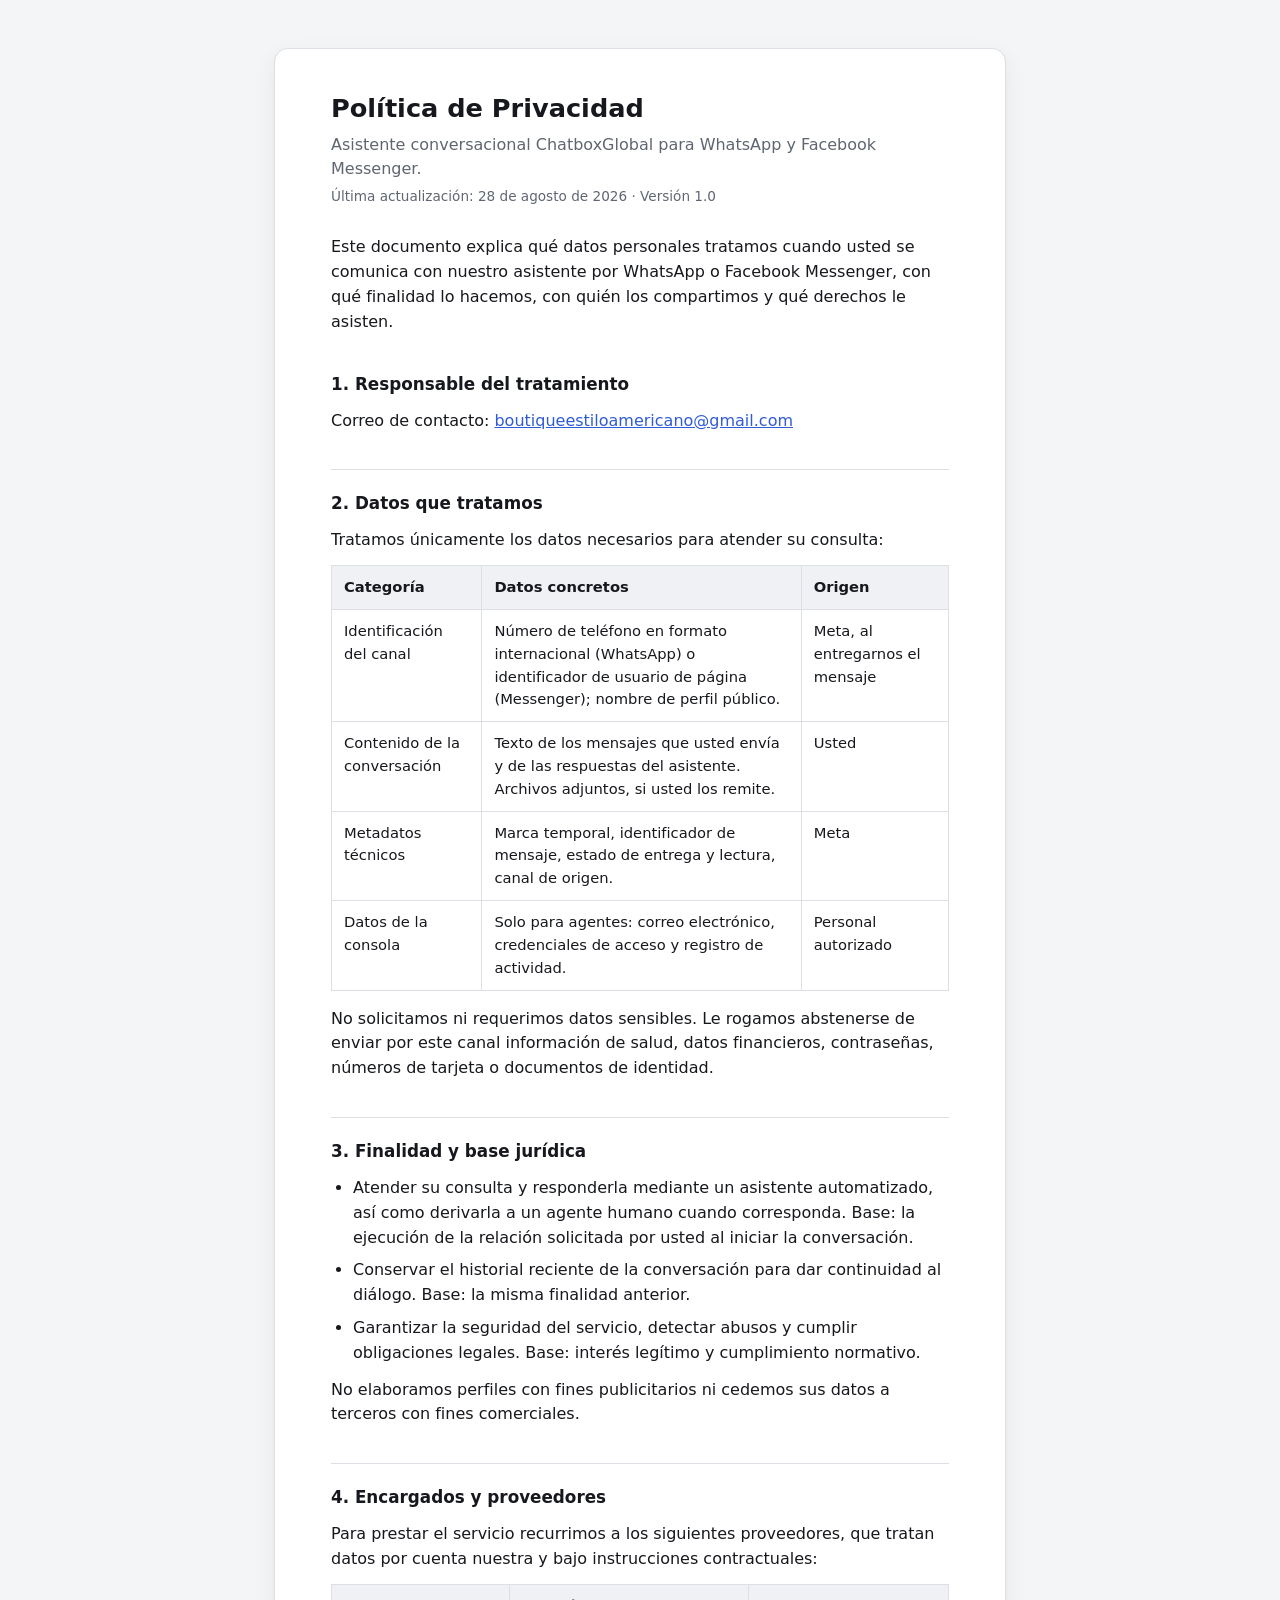
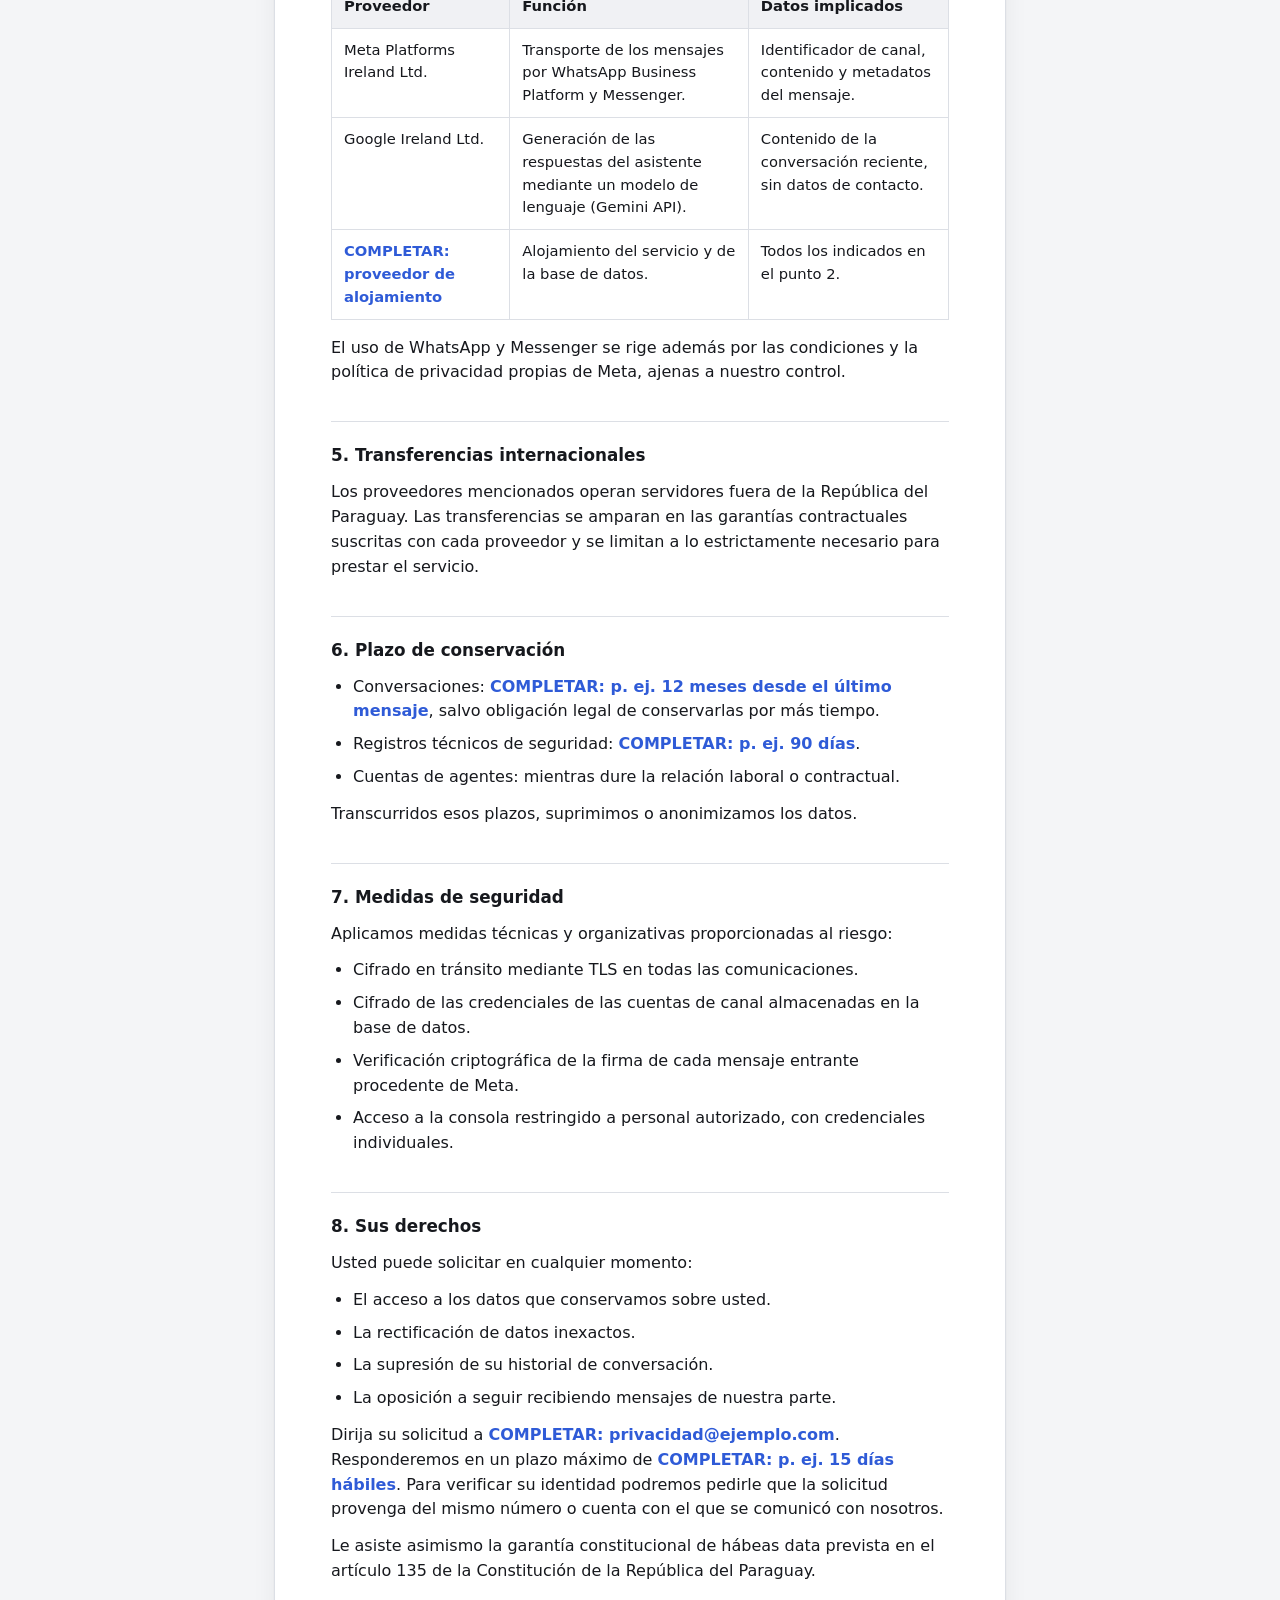
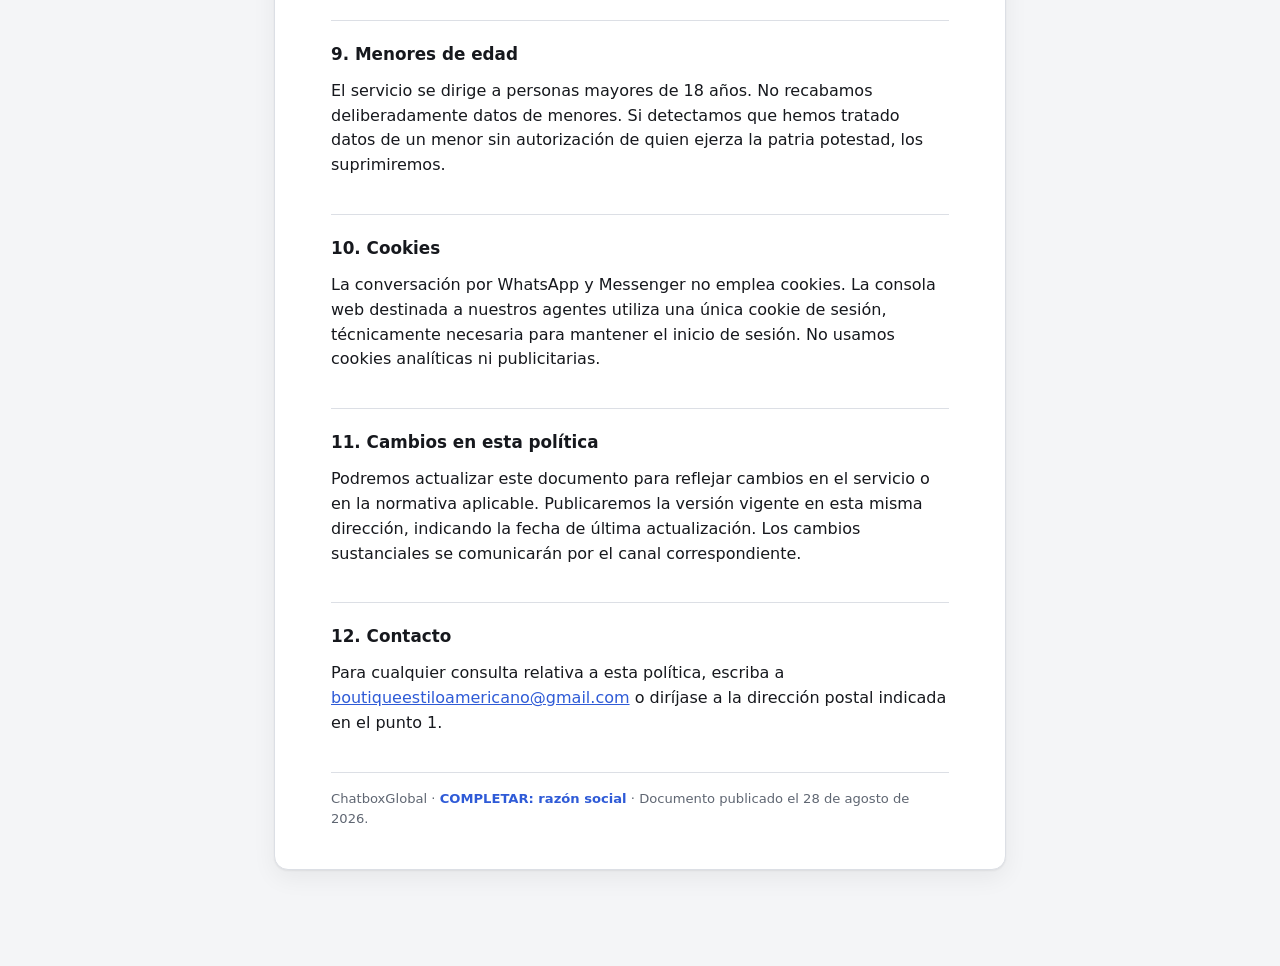
<file: app/web/privacy.html>
<!doctype html>
<html lang="es">
  <head>
    <meta charset="utf-8" />
    <meta name="viewport" content="width=device-width, initial-scale=1" />
    <title>ChatboxGlobal — Política de Privacidad</title>
    <style>
      :root {
        color-scheme: light dark;
        --bg: #f4f5f7;
        --surface: #ffffff;
        --surface-alt: #f0f1f4;
        --border: #dcdfe5;
        --text: #16181d;
        --text-muted: #5f6672;
        --accent: #2f5bd7;
        --radius: 14px;
        --shadow: 0 1px 2px rgb(16 18 24 / 6%), 0 8px 24px rgb(16 18 24 / 6%);
        --font: "Segoe UI", system-ui, -apple-system, "Helvetica Neue", Arial, sans-serif;
      }
      @media (prefers-color-scheme: dark) {
        :root {
          --bg: #0f1115;
          --surface: #171a20;
          --surface-alt: #1e222a;
          --border: #2b303a;
          --text: #e8eaee;
          --text-muted: #99a1af;
          --accent: #6f95f5;
          --shadow: 0 1px 2px rgb(0 0 0 / 40%), 0 12px 32px rgb(0 0 0 / 35%);
        }
      }
      * { box-sizing: border-box; }
      body {
        margin: 0;
        background: var(--bg);
        color: var(--text);
        font-family: var(--font);
        line-height: 1.55;
      }
      .page {
        max-width: 780px;
        margin: 0 auto;
        padding: 48px 24px 96px;
      }
      .card {
        background: var(--surface);
        border: 1px solid var(--border);
        border-radius: var(--radius);
        box-shadow: var(--shadow);
        padding: 40px clamp(20px, 5vw, 56px);
      }
      h1 {
        margin: 0 0 4px;
        font-size: 1.6rem;
      }
      .subtitle {
        margin: 0 0 4px;
        color: var(--text-muted);
      }
      .meta {
        margin: 0 0 28px;
        font-size: 0.85rem;
        color: var(--text-muted);
      }
      .intro {
        margin: 0 0 32px;
      }
      h2 {
        font-size: 1.05rem;
        margin: 36px 0 12px;
        padding-top: 20px;
        border-top: 1px solid var(--border);
      }
      h2:first-of-type {
        border-top: none;
        padding-top: 0;
      }
      p { margin: 0 0 12px; }
      ul { margin: 0 0 12px; padding-left: 22px; }
      li { margin: 0 0 8px; }
      table {
        width: 100%;
        border-collapse: collapse;
        margin: 0 0 16px;
        font-size: 0.92rem;
      }
      caption {
        text-align: left;
        font-size: 0.8rem;
        color: var(--text-muted);
        margin-bottom: 6px;
      }
      th, td {
        text-align: left;
        vertical-align: top;
        padding: 10px 12px;
        border: 1px solid var(--border);
      }
      th {
        background: var(--surface-alt);
        font-weight: 600;
      }
      .placeholder {
        color: var(--accent);
        font-weight: 600;
      }
      a { color: var(--accent); }
      footer.doc-footer {
        margin-top: 36px;
        padding-top: 16px;
        border-top: 1px solid var(--border);
        font-size: 0.82rem;
        color: var(--text-muted);
      }
    </style>
  </head>
  <body>
    <main class="page">
      <article class="card">
        <h1>Política de Privacidad</h1>
        <p class="subtitle">Asistente conversacional ChatboxGlobal para WhatsApp y Facebook Messenger.</p>
        <p class="meta">Última actualización: 28 de agosto de 2026 · Versión 1.0</p>

        <p class="intro">
          Este documento explica qué datos personales tratamos cuando usted se comunica con
          nuestro asistente por WhatsApp o Facebook Messenger, con qué finalidad lo hacemos,
          con quién los compartimos y qué derechos le asisten.
        </p>

        <h2>1. Responsable del tratamiento</h2>
        <p>
          Correo de contacto:
          <a href="mailto:boutiqueestiloamericano@gmail.com">boutiqueestiloamericano@gmail.com</a>
        </p>

        <h2>2. Datos que tratamos</h2>
        <p>Tratamos únicamente los datos necesarios para atender su consulta:</p>
        <table>
          <thead>
            <tr><th>Categoría</th><th>Datos concretos</th><th>Origen</th></tr>
          </thead>
          <tbody>
            <tr>
              <td>Identificación del canal</td>
              <td>Número de teléfono en formato internacional (WhatsApp) o identificador de usuario de página (Messenger); nombre de perfil público.</td>
              <td>Meta, al entregarnos el mensaje</td>
            </tr>
            <tr>
              <td>Contenido de la conversación</td>
              <td>Texto de los mensajes que usted envía y de las respuestas del asistente. Archivos adjuntos, si usted los remite.</td>
              <td>Usted</td>
            </tr>
            <tr>
              <td>Metadatos técnicos</td>
              <td>Marca temporal, identificador de mensaje, estado de entrega y lectura, canal de origen.</td>
              <td>Meta</td>
            </tr>
            <tr>
              <td>Datos de la consola</td>
              <td>Solo para agentes: correo electrónico, credenciales de acceso y registro de actividad.</td>
              <td>Personal autorizado</td>
            </tr>
          </tbody>
        </table>
        <p>
          No solicitamos ni requerimos datos sensibles. Le rogamos abstenerse de enviar por
          este canal información de salud, datos financieros, contraseñas, números de tarjeta
          o documentos de identidad.
        </p>

        <h2>3. Finalidad y base jurídica</h2>
        <ul>
          <li>
            Atender su consulta y responderla mediante un asistente automatizado, así como
            derivarla a un agente humano cuando corresponda. Base: la ejecución de la relación
            solicitada por usted al iniciar la conversación.
          </li>
          <li>
            Conservar el historial reciente de la conversación para dar continuidad al diálogo.
            Base: la misma finalidad anterior.
          </li>
          <li>
            Garantizar la seguridad del servicio, detectar abusos y cumplir obligaciones
            legales. Base: interés legítimo y cumplimiento normativo.
          </li>
        </ul>
        <p>No elaboramos perfiles con fines publicitarios ni cedemos sus datos a terceros con fines comerciales.</p>

        <h2>4. Encargados y proveedores</h2>
        <p>
          Para prestar el servicio recurrimos a los siguientes proveedores, que tratan datos
          por cuenta nuestra y bajo instrucciones contractuales:
        </p>
        <table>
          <thead>
            <tr><th>Proveedor</th><th>Función</th><th>Datos implicados</th></tr>
          </thead>
          <tbody>
            <tr>
              <td>Meta Platforms Ireland Ltd.</td>
              <td>Transporte de los mensajes por WhatsApp Business Platform y Messenger.</td>
              <td>Identificador de canal, contenido y metadatos del mensaje.</td>
            </tr>
            <tr>
              <td>Google Ireland Ltd.</td>
              <td>Generación de las respuestas del asistente mediante un modelo de lenguaje (Gemini API).</td>
              <td>Contenido de la conversación reciente, sin datos de contacto.</td>
            </tr>
            <tr>
              <td><span class="placeholder">COMPLETAR: proveedor de alojamiento</span></td>
              <td>Alojamiento del servicio y de la base de datos.</td>
              <td>Todos los indicados en el punto 2.</td>
            </tr>
          </tbody>
        </table>
        <p>
          El uso de WhatsApp y Messenger se rige además por las condiciones y la política de
          privacidad propias de Meta, ajenas a nuestro control.
        </p>

        <h2>5. Transferencias internacionales</h2>
        <p>
          Los proveedores mencionados operan servidores fuera de la República del Paraguay.
          Las transferencias se amparan en las garantías contractuales suscritas con cada
          proveedor y se limitan a lo estrictamente necesario para prestar el servicio.
        </p>

        <h2>6. Plazo de conservación</h2>
        <ul>
          <li>
            Conversaciones:
            <span class="placeholder">COMPLETAR: p. ej. 12 meses desde el último mensaje</span>,
            salvo obligación legal de conservarlas por más tiempo.
          </li>
          <li>Registros técnicos de seguridad: <span class="placeholder">COMPLETAR: p. ej. 90 días</span>.</li>
          <li>Cuentas de agentes: mientras dure la relación laboral o contractual.</li>
        </ul>
        <p>Transcurridos esos plazos, suprimimos o anonimizamos los datos.</p>

        <h2>7. Medidas de seguridad</h2>
        <p>Aplicamos medidas técnicas y organizativas proporcionadas al riesgo:</p>
        <ul>
          <li>Cifrado en tránsito mediante TLS en todas las comunicaciones.</li>
          <li>Cifrado de las credenciales de las cuentas de canal almacenadas en la base de datos.</li>
          <li>Verificación criptográfica de la firma de cada mensaje entrante procedente de Meta.</li>
          <li>Acceso a la consola restringido a personal autorizado, con credenciales individuales.</li>
        </ul>

        <h2>8. Sus derechos</h2>
        <p>Usted puede solicitar en cualquier momento:</p>
        <ul>
          <li>El acceso a los datos que conservamos sobre usted.</li>
          <li>La rectificación de datos inexactos.</li>
          <li>La supresión de su historial de conversación.</li>
          <li>La oposición a seguir recibiendo mensajes de nuestra parte.</li>
        </ul>
        <p>
          Dirija su solicitud a
          <span class="placeholder">COMPLETAR: privacidad@ejemplo.com</span>.
          Responderemos en un plazo máximo de
          <span class="placeholder">COMPLETAR: p. ej. 15 días hábiles</span>.
          Para verificar su identidad podremos pedirle que la solicitud provenga del mismo
          número o cuenta con el que se comunicó con nosotros.
        </p>
        <p>
          Le asiste asimismo la garantía constitucional de hábeas data prevista en el
          artículo 135 de la Constitución de la República del Paraguay.
        </p>

        <h2>9. Menores de edad</h2>
        <p>
          El servicio se dirige a personas mayores de 18 años. No recabamos deliberadamente
          datos de menores. Si detectamos que hemos tratado datos de un menor sin autorización
          de quien ejerza la patria potestad, los suprimiremos.
        </p>

        <h2>10. Cookies</h2>
        <p>
          La conversación por WhatsApp y Messenger no emplea cookies. La consola web destinada
          a nuestros agentes utiliza una única cookie de sesión, técnicamente necesaria para
          mantener el inicio de sesión. No usamos cookies analíticas ni publicitarias.
        </p>

        <h2>11. Cambios en esta política</h2>
        <p>
          Podremos actualizar este documento para reflejar cambios en el servicio o en la
          normativa aplicable. Publicaremos la versión vigente en esta misma dirección,
          indicando la fecha de última actualización. Los cambios sustanciales se comunicarán
          por el canal correspondiente.
        </p>

        <h2>12. Contacto</h2>
        <p>
          Para cualquier consulta relativa a esta política, escriba a
          <a href="mailto:boutiqueestiloamericano@gmail.com">boutiqueestiloamericano@gmail.com</a>
          o diríjase a la dirección postal indicada en el punto 1.
        </p>

        <footer class="doc-footer">
          ChatboxGlobal · <span class="placeholder">COMPLETAR: razón social</span> · Documento publicado el 28 de agosto de 2026.
        </footer>
      </article>
    </main>
  </body>
</html>
</file>
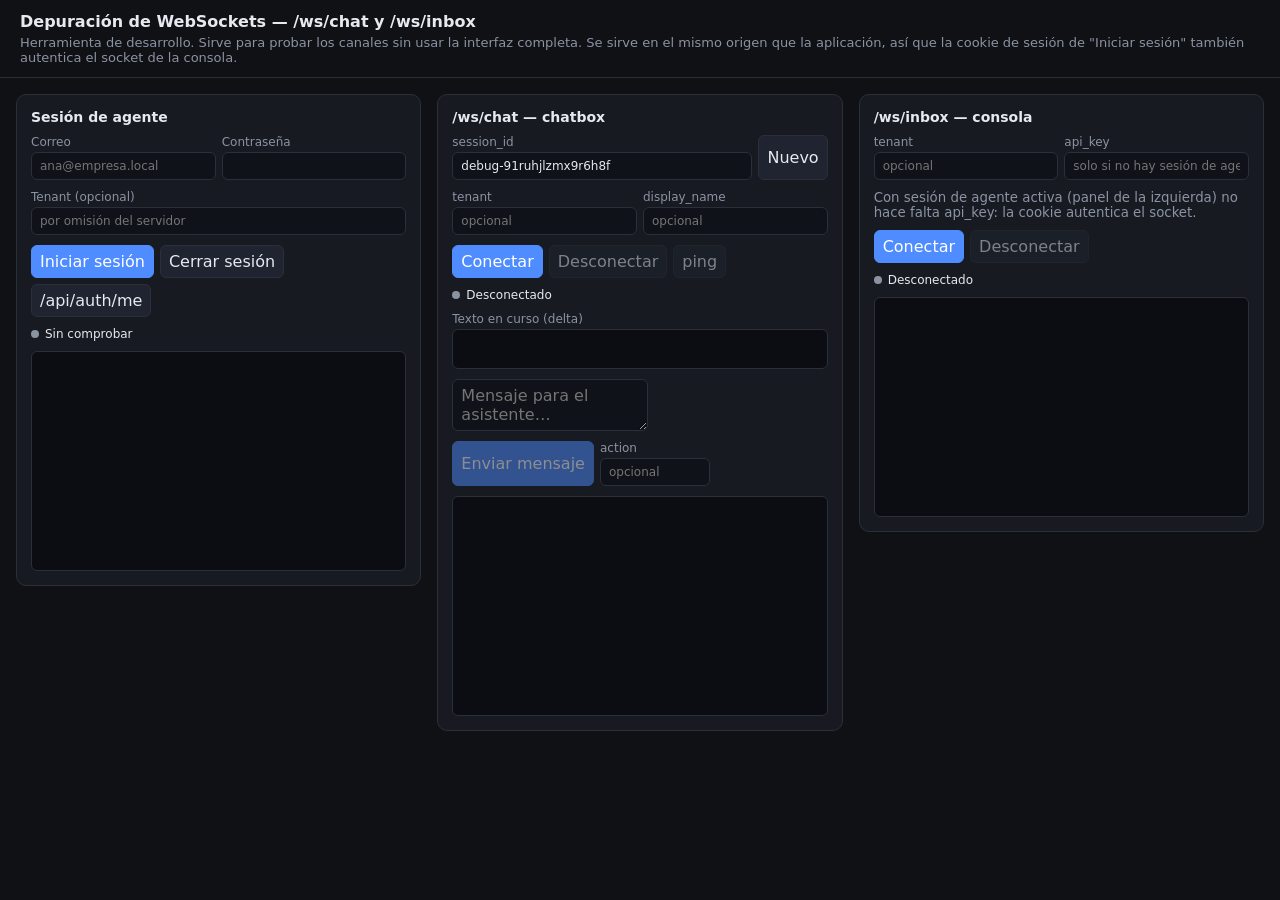
<file: app/web/static/debug.html>
<!doctype html>
<html lang="es">
  <head>
    <meta charset="utf-8" />
    <meta name="viewport" content="width=device-width, initial-scale=1" />
    <title>Depuración de WebSockets</title>
    <style>
      :root {
        color-scheme: light dark;
        --bg: #0f1115;
        --panel: #171a21;
        --border: #2a2f3a;
        --text: #e6e9ef;
        --muted: #8b93a3;
        --accent: #4f8cff;
        --ok: #37b56e;
        --err: #e5534b;
      }
      * { box-sizing: border-box; }
      body {
        margin: 0;
        font-family: system-ui, -apple-system, "Segoe UI", sans-serif;
        background: var(--bg);
        color: var(--text);
      }
      header {
        padding: 12px 20px;
        border-bottom: 1px solid var(--border);
      }
      header h1 { font-size: 16px; margin: 0 0 4px; }
      header p { margin: 0; color: var(--muted); font-size: 13px; }
      main {
        display: grid;
        grid-template-columns: 1fr;
        gap: 16px;
        padding: 16px;
      }
      @media (min-width: 980px) {
        main { grid-template-columns: 1fr 1fr 1fr; align-items: start; }
      }
      section.panel {
        background: var(--panel);
        border: 1px solid var(--border);
        border-radius: 10px;
        padding: 14px;
        display: flex;
        flex-direction: column;
        gap: 10px;
      }
      section.panel h2 { font-size: 14px; margin: 0; }
      .row { display: flex; gap: 6px; flex-wrap: wrap; }
      label { display: flex; flex-direction: column; gap: 3px; font-size: 12px; color: var(--muted); flex: 1; min-width: 110px; }
      input, textarea, button {
        font: inherit;
        background: #0f1218;
        color: var(--text);
        border: 1px solid var(--border);
        border-radius: 6px;
        padding: 6px 8px;
      }
      textarea { resize: vertical; min-height: 34px; }
      button {
        cursor: pointer;
        background: #1f2430;
        border-color: var(--border);
      }
      button:hover:not(:disabled) { border-color: var(--accent); }
      button:disabled { opacity: 0.5; cursor: not-allowed; }
      button.primary { background: var(--accent); border-color: var(--accent); color: #fff; }
      .status { font-size: 12px; display: flex; align-items: center; gap: 6px; }
      .dot { width: 8px; height: 8px; border-radius: 50%; background: var(--muted); display: inline-block; }
      .dot.on { background: var(--ok); }
      .dot.off { background: var(--err); }
      .log {
        flex: 1;
        min-height: 220px;
        max-height: 420px;
        overflow-y: auto;
        background: #0b0d12;
        border: 1px solid var(--border);
        border-radius: 6px;
        padding: 8px;
        font-family: ui-monospace, Consolas, monospace;
        font-size: 11.5px;
      }
      .log .entry { margin-bottom: 6px; padding-bottom: 6px; border-bottom: 1px dashed var(--border); }
      .log .entry:last-child { border-bottom: none; }
      .log .meta { color: var(--muted); }
      .badge {
        display: inline-block;
        padding: 1px 6px;
        border-radius: 999px;
        font-size: 10px;
        margin-right: 6px;
        background: #262c3a;
        color: var(--accent);
      }
      .badge.err { background: #3a2323; color: var(--err); }
      .badge.out { background: #23342a; color: var(--ok); }
      pre { margin: 4px 0 0; white-space: pre-wrap; word-break: break-word; }
      .stream {
        font-family: ui-monospace, Consolas, monospace;
        font-size: 12px;
        background: #0b0d12;
        border: 1px solid var(--border);
        border-radius: 6px;
        padding: 8px;
        min-height: 40px;
        white-space: pre-wrap;
      }
      small.hint { color: var(--muted); }
    </style>
  </head>
  <body>
    <header>
      <h1>Depuración de WebSockets — /ws/chat y /ws/inbox</h1>
      <p>
        Herramienta de desarrollo. Sirve para probar los canales sin usar la
        interfaz completa. Se sirve en el mismo origen que la aplicación, así
        que la cookie de sesión de "Iniciar sesión" también autentica el socket
        de la consola.
      </p>
    </header>
    <main>
      <!-- Sesión ------------------------------------------------------- -->
      <section class="panel" id="panel-auth">
        <h2>Sesión de agente</h2>
        <div class="row">
          <label>Correo
            <input type="email" id="auth-email" placeholder="ana@empresa.local" />
          </label>
          <label>Contraseña
            <input type="password" id="auth-password" />
          </label>
        </div>
        <label>Tenant (opcional)
          <input type="text" id="auth-tenant" placeholder="por omisión del servidor" />
        </label>
        <div class="row">
          <button class="primary" id="auth-login">Iniciar sesión</button>
          <button id="auth-logout">Cerrar sesión</button>
          <button id="auth-whoami">/api/auth/me</button>
        </div>
        <div class="status"><span class="dot" id="auth-dot"></span><span id="auth-status">Sin comprobar</span></div>
        <div class="log" id="auth-log"></div>
      </section>

      <!-- /ws/chat ------------------------------------------------------ -->
      <section class="panel" id="panel-chat">
        <h2>/ws/chat — chatbox</h2>
        <div class="row">
          <label>session_id
            <input type="text" id="chat-session" />
          </label>
          <button id="chat-new-session" title="Generar un session_id nuevo">Nuevo</button>
        </div>
        <div class="row">
          <label>tenant
            <input type="text" id="chat-tenant" placeholder="opcional" />
          </label>
          <label>display_name
            <input type="text" id="chat-display" placeholder="opcional" />
          </label>
        </div>
        <div class="row">
          <button class="primary" id="chat-connect">Conectar</button>
          <button id="chat-disconnect" disabled>Desconectar</button>
          <button id="chat-ping" disabled>ping</button>
        </div>
        <div class="status"><span class="dot" id="chat-dot"></span><span id="chat-status">Desconectado</span></div>
        <label>Texto en curso (delta)
          <div class="stream" id="chat-stream"></div>
        </label>
        <div class="row">
          <textarea id="chat-text" placeholder="Mensaje para el asistente…" rows="2"></textarea>
        </div>
        <div class="row">
          <button class="primary" id="chat-send" disabled>Enviar mensaje</button>
          <label style="flex: 0 0 auto;">action
            <input type="text" id="chat-action" placeholder="opcional" style="width: 110px;" />
          </label>
        </div>
        <div class="log" id="chat-log"></div>
      </section>

      <!-- /ws/inbox ------------------------------------------------------ -->
      <section class="panel" id="panel-inbox">
        <h2>/ws/inbox — consola</h2>
        <div class="row">
          <label>tenant
            <input type="text" id="inbox-tenant" placeholder="opcional" />
          </label>
          <label>api_key
            <input type="text" id="inbox-key" placeholder="solo si no hay sesión de agente" />
          </label>
        </div>
        <small class="hint">
          Con sesión de agente activa (panel de la izquierda) no hace falta
          api_key: la cookie autentica el socket.
        </small>
        <div class="row">
          <button class="primary" id="inbox-connect">Conectar</button>
          <button id="inbox-disconnect" disabled>Desconectar</button>
        </div>
        <div class="status"><span class="dot" id="inbox-dot"></span><span id="inbox-status">Desconectado</span></div>
        <div class="log" id="inbox-log"></div>
      </section>
    </main>

    <script>
      const $ = (id) => document.getElementById(id);

      function timestamp() {
        const d = new Date();
        return d.toTimeString().slice(0, 8);
      }

      function logTo(containerId, direction, payload) {
        const el = $(containerId);
        const entry = document.createElement("div");
        entry.className = "entry";
        const badgeClass = direction === "out" ? "out" : direction === "error" ? "err" : "";
        const type = (payload && payload.type) || direction;
        entry.innerHTML =
          `<span class="meta">${timestamp()}</span> ` +
          `<span class="badge ${badgeClass}">${direction} · ${type}</span>` +
          `<pre>${escapeHtml(JSON.stringify(payload, null, 2))}</pre>`;
        el.appendChild(entry);
        el.scrollTop = el.scrollHeight;
      }

      function logText(containerId, direction, text) {
        const el = $(containerId);
        const entry = document.createElement("div");
        entry.className = "entry";
        const badgeClass = direction === "error" ? "err" : "";
        entry.innerHTML =
          `<span class="meta">${timestamp()}</span> ` +
          `<span class="badge ${badgeClass}">${direction}</span> ${escapeHtml(text)}`;
        el.appendChild(entry);
        el.scrollTop = el.scrollHeight;
      }

      function escapeHtml(str) {
        return str
          .replace(/&/g, "&amp;")
          .replace(/</g, "&lt;")
          .replace(/>/g, "&gt;");
      }

      function setDot(dotId, on) {
        const dot = $(dotId);
        dot.classList.remove("on", "off");
        dot.classList.add(on ? "on" : "off");
      }

      function randomId(prefix) {
        return `${prefix}-${Math.random().toString(36).slice(2, 10)}${Date.now().toString(36)}`;
      }

      // ----------------------------------------------------------- Sesión --
      $("chat-session").value = randomId("debug");

      $("auth-login").addEventListener("click", async () => {
        try {
          const res = await fetch("/api/auth/login", {
            method: "POST",
            headers: { "Content-Type": "application/json" },
            credentials: "include",
            body: JSON.stringify({
              email: $("auth-email").value.trim(),
              password: $("auth-password").value,
              tenant: $("auth-tenant").value.trim() || undefined,
            }),
          });
          const body = await res.json();
          logTo("auth-log", res.ok ? "in" : "error", body);
          if (res.ok) {
            $("auth-status").textContent = `Conectado como ${body.agent.email} (${body.agent.role})`;
            setDot("auth-dot", true);
          } else {
            $("auth-status").textContent = "Credenciales rechazadas";
            setDot("auth-dot", false);
          }
        } catch (err) {
          logText("auth-log", "error", String(err));
        }
      });

      $("auth-logout").addEventListener("click", async () => {
        try {
          const res = await fetch("/api/auth/logout", { method: "POST", credentials: "include" });
          const body = await res.json();
          logTo("auth-log", res.ok ? "in" : "error", body);
          $("auth-status").textContent = "Sesión cerrada";
          setDot("auth-dot", false);
        } catch (err) {
          logText("auth-log", "error", String(err));
        }
      });

      $("auth-whoami").addEventListener("click", async () => {
        try {
          const res = await fetch("/api/auth/me", { credentials: "include" });
          const body = await res.json();
          logTo("auth-log", "in", body);
          if (body.agent) {
            $("auth-status").textContent = `Conectado como ${body.agent.email} (${body.role})`;
            setDot("auth-dot", true);
          } else {
            $("auth-status").textContent = `Sin sesión de agente (rol efectivo: ${body.role})`;
            setDot("auth-dot", false);
          }
        } catch (err) {
          logText("auth-log", "error", String(err));
        }
      });

      // ----------------------------------------------------------- /ws/chat
      let chatSocket = null;

      $("chat-new-session").addEventListener("click", () => {
        $("chat-session").value = randomId("debug");
      });

      $("chat-connect").addEventListener("click", () => {
        if (chatSocket) return;
        const sessionId = $("chat-session").value.trim();
        if (sessionId.length < 8) {
          logText("chat-log", "error", "session_id debe tener al menos 8 caracteres");
          return;
        }
        const params = new URLSearchParams({ session_id: sessionId });
        const tenant = $("chat-tenant").value.trim();
        const display = $("chat-display").value.trim();
        if (tenant) params.set("tenant", tenant);
        if (display) params.set("display_name", display);

        const scheme = location.protocol === "https:" ? "wss" : "ws";
        const url = `${scheme}://${location.host}/ws/chat?${params.toString()}`;
        chatSocket = new WebSocket(url);

        chatSocket.addEventListener("open", () => {
          $("chat-status").textContent = "Conectado";
          setDot("chat-dot", true);
          $("chat-disconnect").disabled = false;
          $("chat-ping").disabled = false;
          $("chat-send").disabled = false;
          $("chat-connect").disabled = true;
        });

        chatSocket.addEventListener("message", (evt) => {
          let data;
          try {
            data = JSON.parse(evt.data);
          } catch {
            logText("chat-log", "in", evt.data);
            return;
          }
          logTo("chat-log", "in", data);
          if (data.type === "delta") {
            $("chat-stream").textContent += data.text || "";
          }
          if (data.type === "message" || data.type === "ack") {
            $("chat-stream").textContent = "";
          }
        });

        chatSocket.addEventListener("close", (evt) => {
          logText("chat-log", "error", `cerrado (código ${evt.code})`);
          resetChatUi();
        });

        chatSocket.addEventListener("error", () => {
          logText("chat-log", "error", "error de socket");
        });
      });

      function resetChatUi() {
        chatSocket = null;
        $("chat-status").textContent = "Desconectado";
        setDot("chat-dot", false);
        $("chat-disconnect").disabled = true;
        $("chat-ping").disabled = true;
        $("chat-send").disabled = true;
        $("chat-connect").disabled = false;
      }

      $("chat-disconnect").addEventListener("click", () => {
        if (chatSocket) chatSocket.close(1000, "cierre manual");
      });

      $("chat-ping").addEventListener("click", () => {
        if (!chatSocket) return;
        const payload = { type: "ping" };
        chatSocket.send(JSON.stringify(payload));
        logTo("chat-log", "out", payload);
      });

      $("chat-send").addEventListener("click", () => {
        if (!chatSocket) return;
        const text = $("chat-text").value;
        if (!text.trim()) return;
        const payload = {
          type: "message",
          text,
          client_message_id: randomId("msg"),
          action: $("chat-action").value.trim() || undefined,
          display_name: $("chat-display").value.trim() || undefined,
        };
        chatSocket.send(JSON.stringify(payload));
        logTo("chat-log", "out", payload);
        $("chat-text").value = "";
      });

      $("chat-text").addEventListener("keydown", (evt) => {
        if (evt.key === "Enter" && !evt.shiftKey) {
          evt.preventDefault();
          $("chat-send").click();
        }
      });

      // ---------------------------------------------------------- /ws/inbox
      let inboxSocket = null;

      $("inbox-connect").addEventListener("click", () => {
        if (inboxSocket) return;
        const params = new URLSearchParams();
        const tenant = $("inbox-tenant").value.trim();
        const key = $("inbox-key").value.trim();
        if (tenant) params.set("tenant", tenant);
        if (key) params.set("api_key", key);

        const scheme = location.protocol === "https:" ? "wss" : "ws";
        const qs = params.toString();
        const url = `${scheme}://${location.host}/ws/inbox${qs ? `?${qs}` : ""}`;
        inboxSocket = new WebSocket(url);

        inboxSocket.addEventListener("open", () => {
          $("inbox-status").textContent = "Conectado";
          setDot("inbox-dot", true);
          $("inbox-disconnect").disabled = false;
          $("inbox-connect").disabled = true;
        });

        inboxSocket.addEventListener("message", (evt) => {
          let data;
          try {
            data = JSON.parse(evt.data);
          } catch {
            logText("inbox-log", "in", evt.data);
            return;
          }
          logTo("inbox-log", "in", data);
        });

        inboxSocket.addEventListener("close", (evt) => {
          logText("inbox-log", "error", `cerrado (código ${evt.code})`);
          resetInboxUi();
        });

        inboxSocket.addEventListener("error", () => {
          logText("inbox-log", "error", "error de socket");
        });
      });

      function resetInboxUi() {
        inboxSocket = null;
        $("inbox-status").textContent = "Desconectado";
        setDot("inbox-dot", false);
        $("inbox-disconnect").disabled = true;
        $("inbox-connect").disabled = false;
      }

      $("inbox-disconnect").addEventListener("click", () => {
        if (inboxSocket) inboxSocket.close(1000, "cierre manual");
      });
    </script>
  </body>
</html>
</file>
